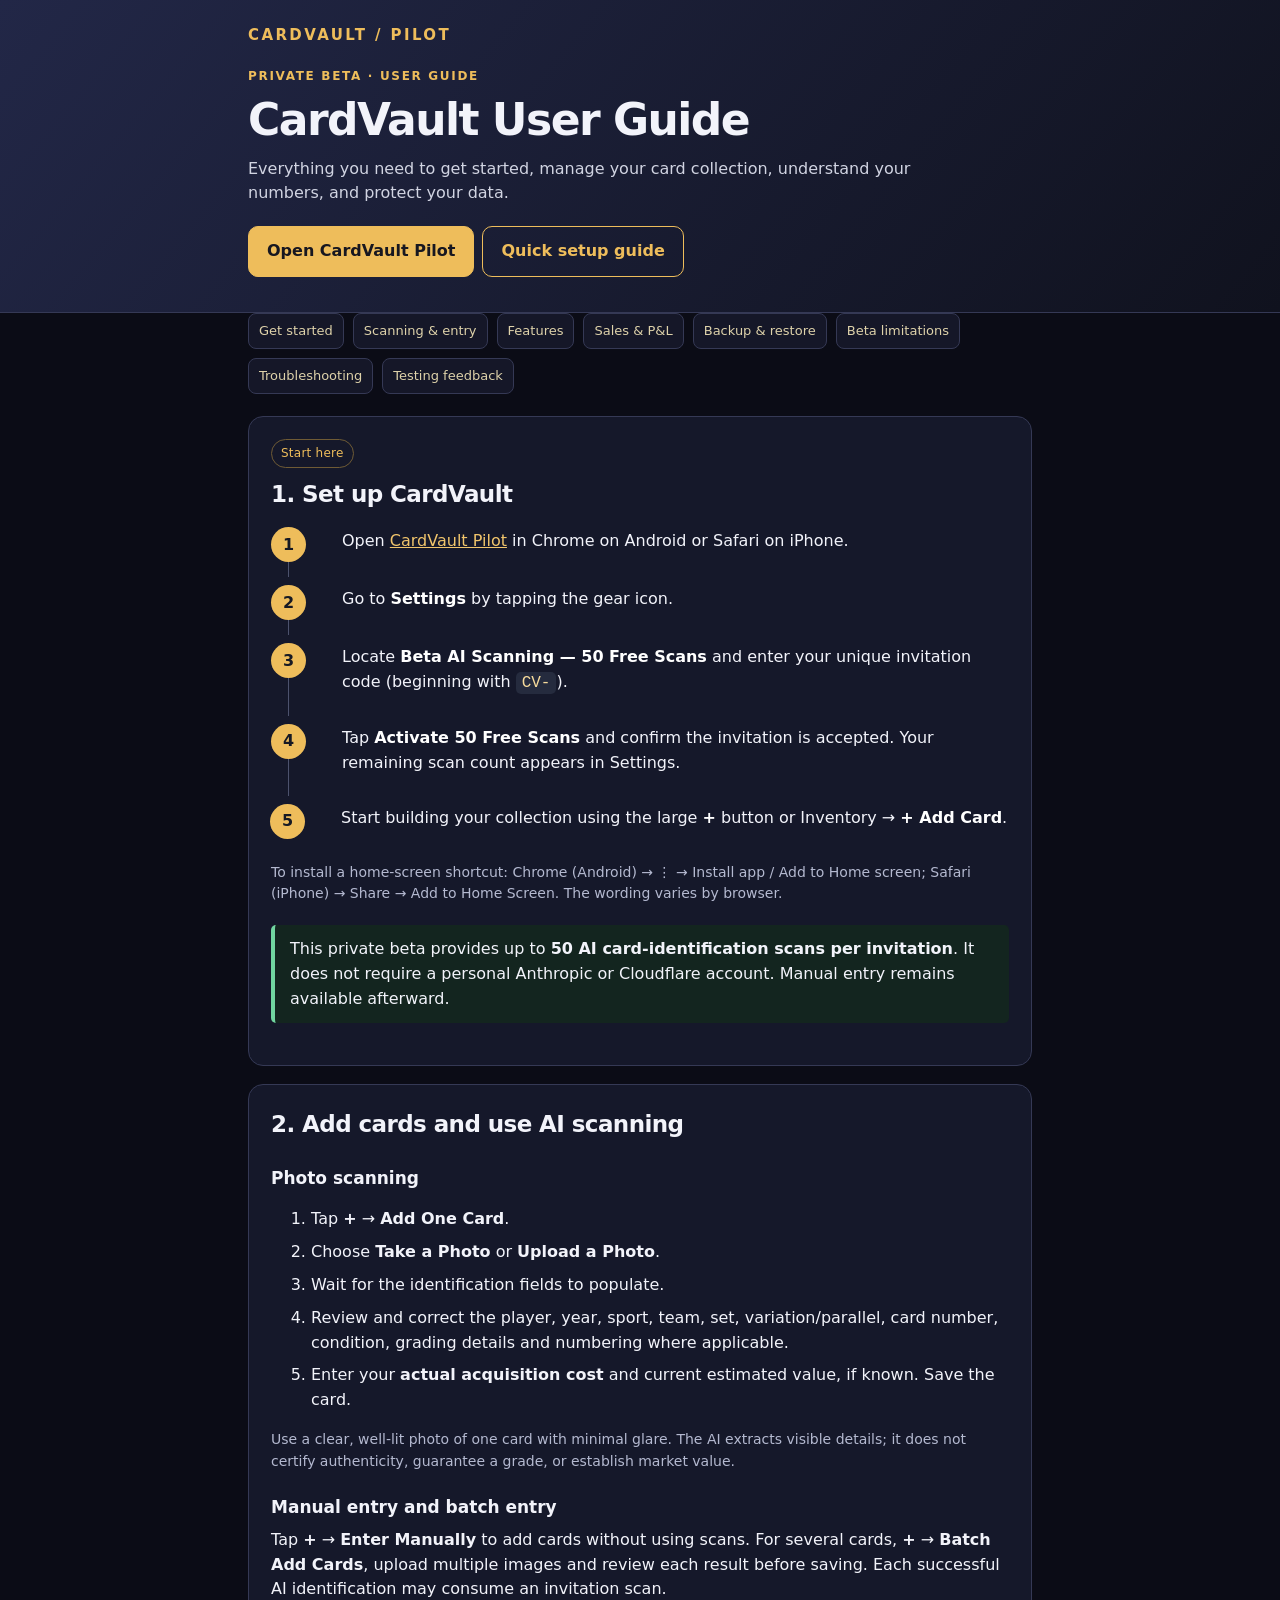
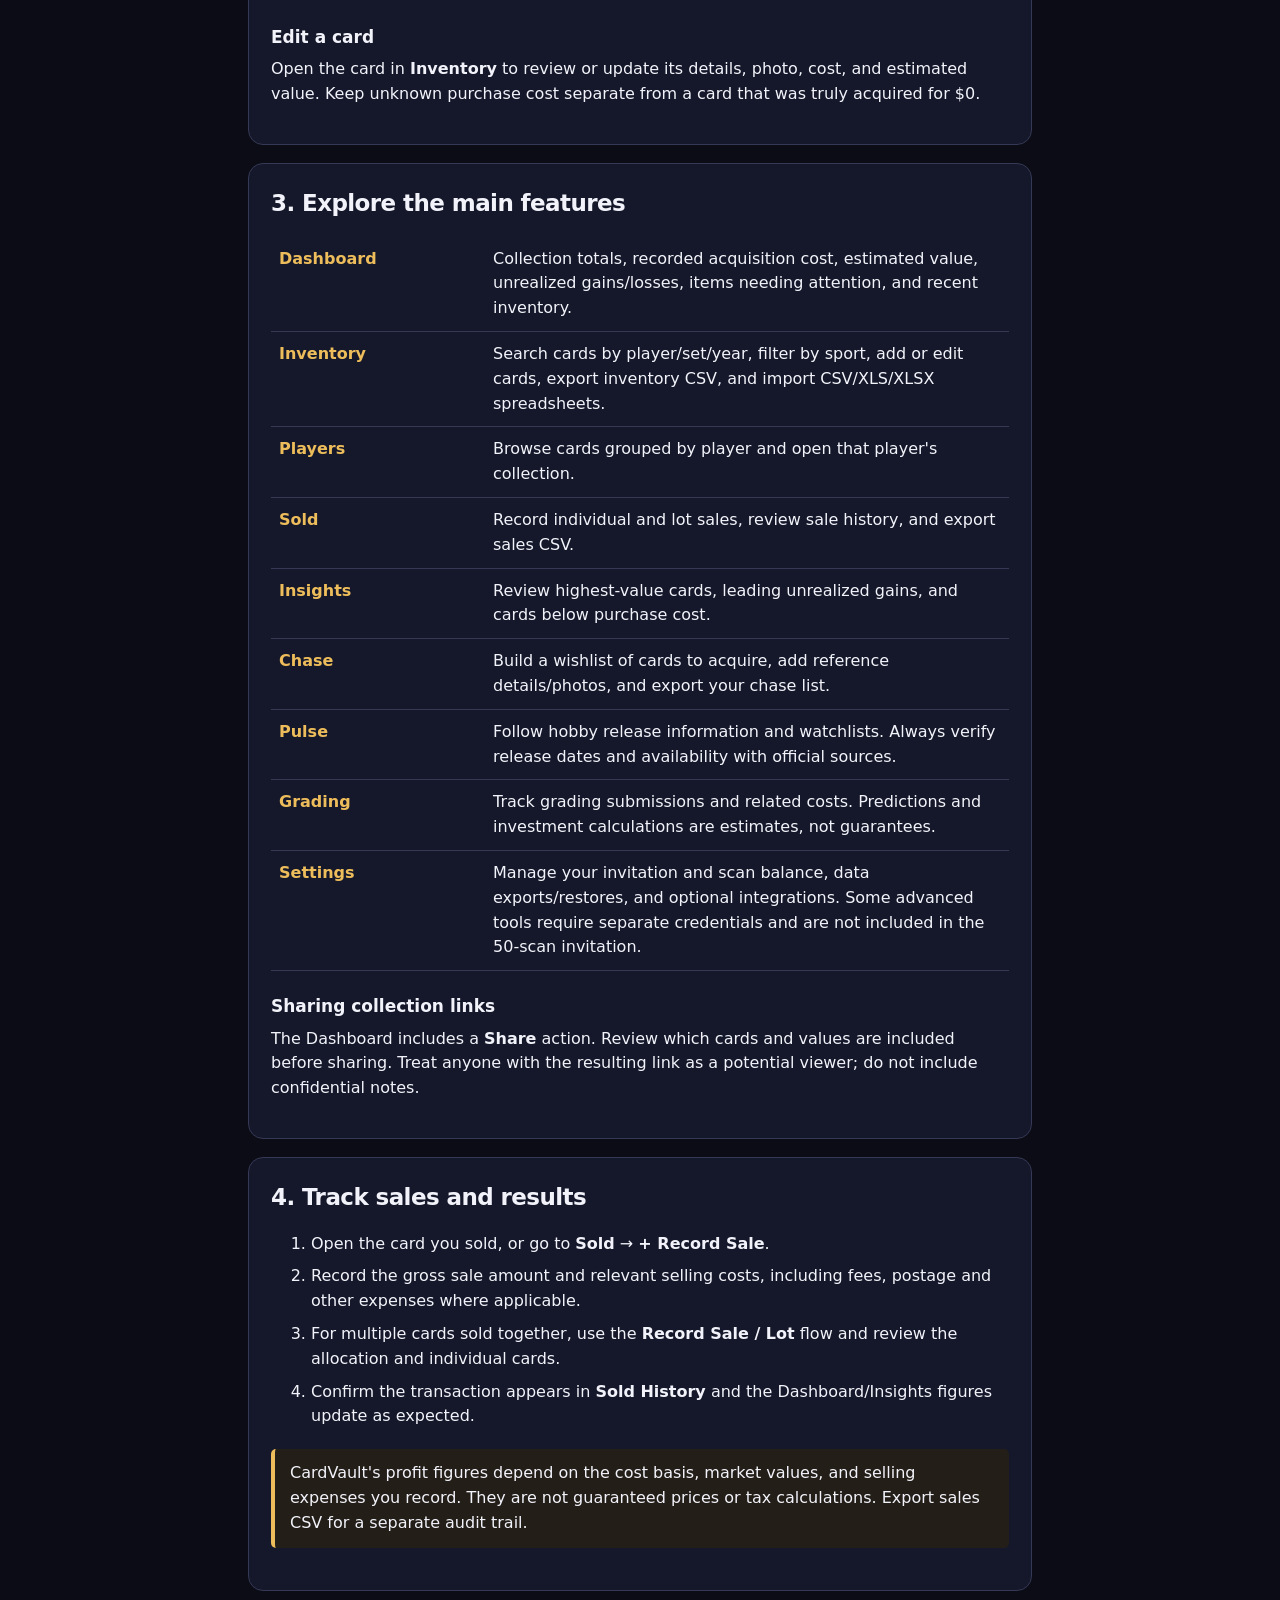
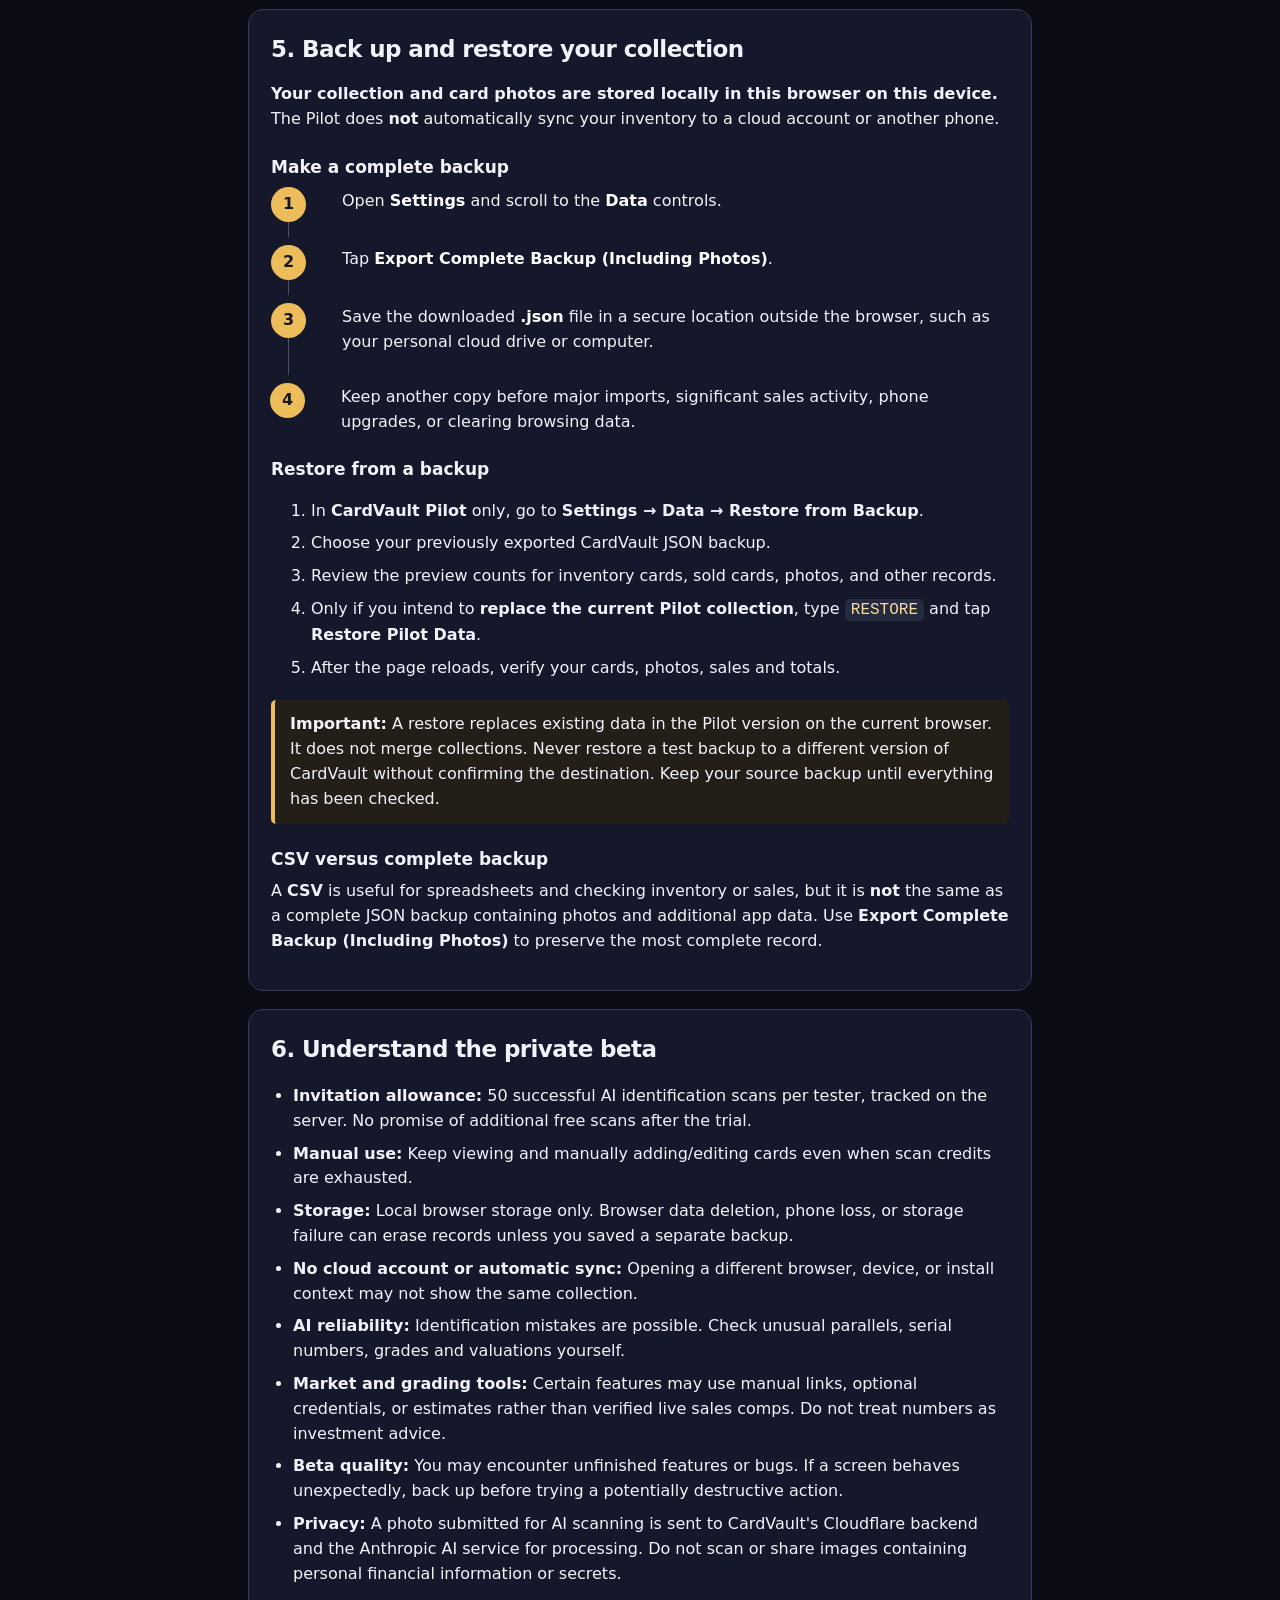
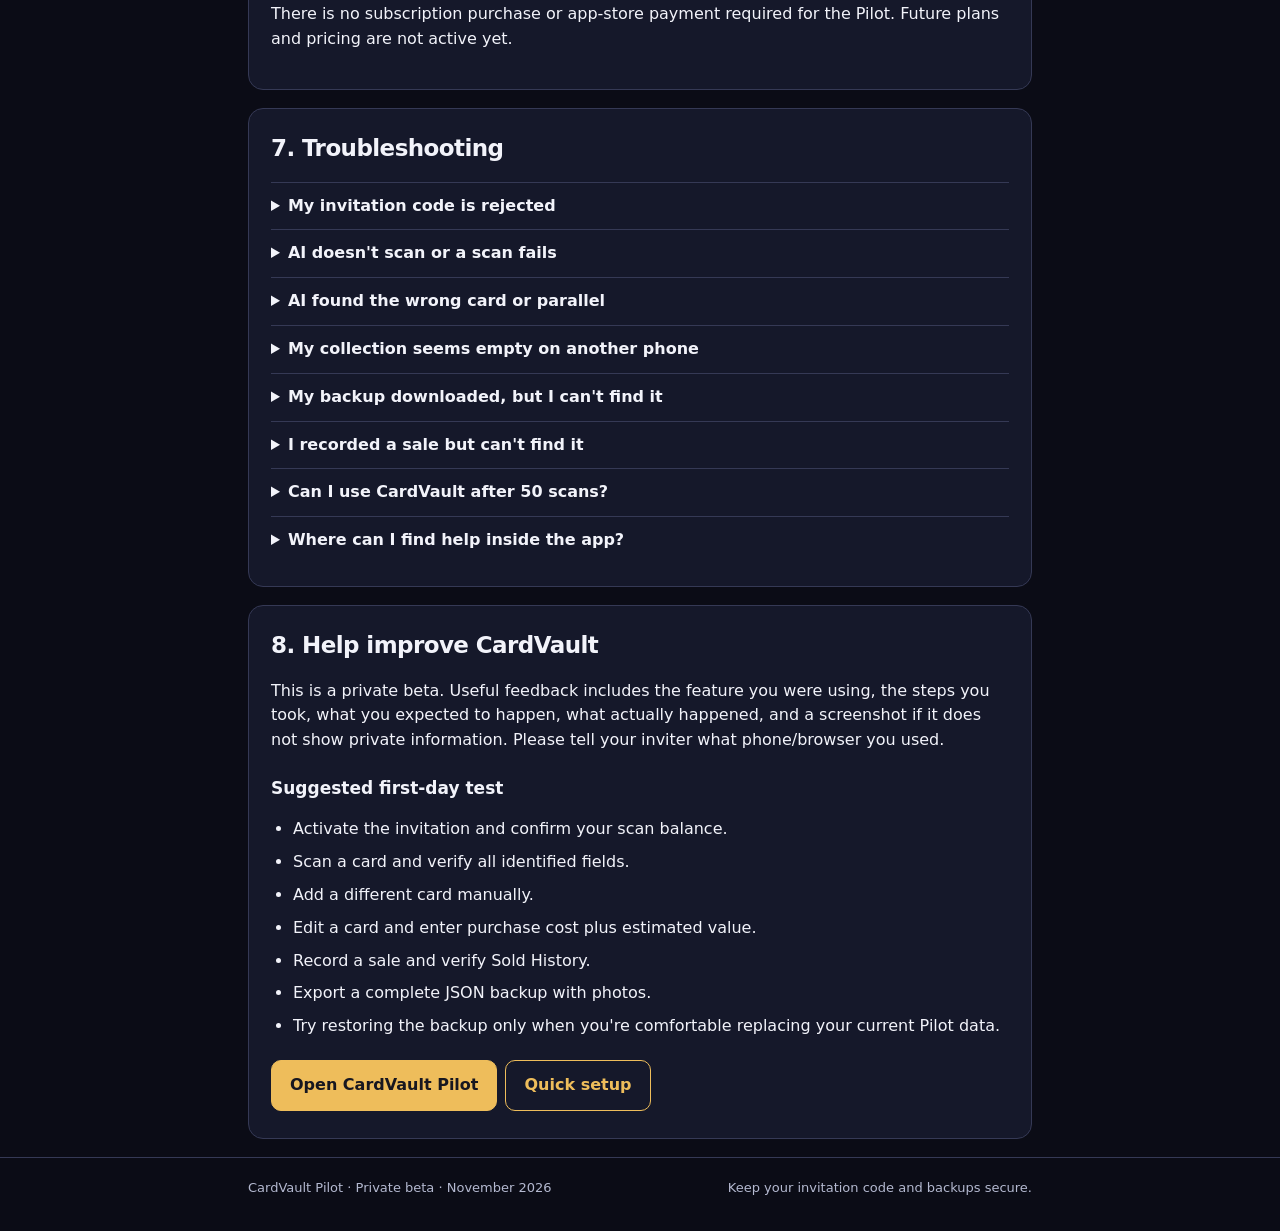
<file: pilot/guide.html>
<!doctype html>
<html lang="en"><head><meta charset="utf-8"><meta name="viewport" content="width=device-width,initial-scale=1">
<title>CardVault Pilot | Complete User Guide</title>
<meta name="description" content="How to use CardVault Pilot: inventory, AI scanning, sales, grading, exports, backups and troubleshooting.">
<link rel="stylesheet" href="guide.css?v=pilot-guide-1">
</head><body><header><div class="wrap"><div class="brand">CARDVAULT / PILOT</div><div class="eyebrow">Private beta · User guide</div><h1>CardVault User Guide</h1>
<p>Everything you need to get started, manage your card collection, understand your numbers, and protect your data.</p>
<a class="button" href="./">Open CardVault Pilot</a><a class="button alt" href="start.html">Quick setup guide</a></div></header>
<main class="wrap">
<nav class="toc" aria-label="Guide contents"><a href="#start">Get started</a><a href="#scan">Scanning &amp; entry</a><a href="#features">Features</a><a href="#sales">Sales &amp; P&amp;L</a><a href="#backup">Backup &amp; restore</a><a href="#limits">Beta limitations</a><a href="#troubleshoot">Troubleshooting</a><a href="#feedback">Testing feedback</a></nav>
<section class="card" id="start"><div class="pill">Start here</div><h2>1. Set up CardVault</h2>
<ol class="steps">
<li>Open <a href="./">CardVault Pilot</a> in Chrome on Android or Safari on iPhone.</li>
<li>Go to <strong>Settings</strong> by tapping the gear icon.</li>
<li>Locate <strong>Beta AI Scanning — 50 Free Scans</strong> and enter your unique invitation code (beginning with <code>CV-</code>).</li>
<li>Tap <strong>Activate 50 Free Scans</strong> and confirm the invitation is accepted. Your remaining scan count appears in Settings.</li>
<li>Start building your collection using the large <strong>+</strong> button or Inventory → <strong>+ Add Card</strong>.</li>
</ol>
<p class="mini">To install a home-screen shortcut: Chrome (Android) → ⋮ → Install app / Add to Home screen; Safari (iPhone) → Share → Add to Home Screen. The wording varies by browser.</p>
<div class="notice success">This private beta provides up to <strong>50 AI card-identification scans per invitation</strong>. It does not require a personal Anthropic or Cloudflare account. Manual entry remains available afterward.</div>
</section>
<section class="card" id="scan"><h2>2. Add cards and use AI scanning</h2>
<h3>Photo scanning</h3>
<ol><li>Tap <strong>+</strong> → <strong>Add One Card</strong>.</li><li>Choose <strong>Take a Photo</strong> or <strong>Upload a Photo</strong>.</li><li>Wait for the identification fields to populate.</li><li>Review and correct the player, year, sport, team, set, variation/parallel, card number, condition, grading details and numbering where applicable.</li><li>Enter your <strong>actual acquisition cost</strong> and current estimated value, if known. Save the card.</li></ol>
<p class="mini">Use a clear, well-lit photo of one card with minimal glare. The AI extracts visible details; it does not certify authenticity, guarantee a grade, or establish market value.</p>
<h3>Manual entry and batch entry</h3>
<p>Tap <strong>+</strong> → <strong>Enter Manually</strong> to add cards without using scans. For several cards, <strong>+</strong> → <strong>Batch Add Cards</strong>, upload multiple images and review each result before saving. Each successful AI identification may consume an invitation scan.</p>
<h3>Edit a card</h3><p>Open the card in <strong>Inventory</strong> to review or update its details, photo, cost, and estimated value. Keep unknown purchase cost separate from a card that was truly acquired for $0.</p>
</section>
<section class="card" id="features"><h2>3. Explore the main features</h2>
<table class="data"><tbody>
<tr><th>Dashboard</th><td>Collection totals, recorded acquisition cost, estimated value, unrealized gains/losses, items needing attention, and recent inventory.</td></tr>
<tr><th>Inventory</th><td>Search cards by player/set/year, filter by sport, add or edit cards, export inventory CSV, and import CSV/XLS/XLSX spreadsheets.</td></tr>
<tr><th>Players</th><td>Browse cards grouped by player and open that player's collection.</td></tr>
<tr><th>Sold</th><td>Record individual and lot sales, review sale history, and export sales CSV.</td></tr>
<tr><th>Insights</th><td>Review highest-value cards, leading unrealized gains, and cards below purchase cost.</td></tr>
<tr><th>Chase</th><td>Build a wishlist of cards to acquire, add reference details/photos, and export your chase list.</td></tr>
<tr><th>Pulse</th><td>Follow hobby release information and watchlists. Always verify release dates and availability with official sources.</td></tr>
<tr><th>Grading</th><td>Track grading submissions and related costs. Predictions and investment calculations are estimates, not guarantees.</td></tr>
<tr><th>Settings</th><td>Manage your invitation and scan balance, data exports/restores, and optional integrations. Some advanced tools require separate credentials and are not included in the 50-scan invitation.</td></tr>
</tbody></table>
<h3>Sharing collection links</h3>
<p>The Dashboard includes a <strong>Share</strong> action. Review which cards and values are included before sharing. Treat anyone with the resulting link as a potential viewer; do not include confidential notes.</p>
</section>
<section class="card" id="sales"><h2>4. Track sales and results</h2>
<ol><li>Open the card you sold, or go to <strong>Sold</strong> → <strong>+ Record Sale</strong>.</li><li>Record the gross sale amount and relevant selling costs, including fees, postage and other expenses where applicable.</li><li>For multiple cards sold together, use the <strong>Record Sale / Lot</strong> flow and review the allocation and individual cards.</li><li>Confirm the transaction appears in <strong>Sold History</strong> and the Dashboard/Insights figures update as expected.</li></ol>
<div class="notice">CardVault's profit figures depend on the cost basis, market values, and selling expenses you record. They are not guaranteed prices or tax calculations. Export sales CSV for a separate audit trail.</div>
</section>
<section class="card" id="backup"><h2>5. Back up and restore your collection</h2>
<p><strong>Your collection and card photos are stored locally in this browser on this device.</strong> The Pilot does <strong>not</strong> automatically sync your inventory to a cloud account or another phone.</p>
<h3>Make a complete backup</h3><ol class="steps">
<li>Open <strong>Settings</strong> and scroll to the <strong>Data</strong> controls.</li>
<li>Tap <strong>Export Complete Backup (Including Photos)</strong>.</li>
<li>Save the downloaded <strong>.json</strong> file in a secure location outside the browser, such as your personal cloud drive or computer.</li>
<li>Keep another copy before major imports, significant sales activity, phone upgrades, or clearing browsing data.</li>
</ol>
<h3>Restore from a backup</h3><ol><li>In <strong>CardVault Pilot</strong> only, go to <strong>Settings → Data → Restore from Backup</strong>.</li><li>Choose your previously exported CardVault JSON backup.</li><li>Review the preview counts for inventory cards, sold cards, photos, and other records.</li><li>Only if you intend to <strong>replace the current Pilot collection</strong>, type <code>RESTORE</code> and tap <strong>Restore Pilot Data</strong>.</li><li>After the page reloads, verify your cards, photos, sales and totals.</li></ol>
<div class="notice"><strong>Important:</strong> A restore replaces existing data in the Pilot version on the current browser. It does not merge collections. Never restore a test backup to a different version of CardVault without confirming the destination. Keep your source backup until everything has been checked.</div>
<h3>CSV versus complete backup</h3><p>A <strong>CSV</strong> is useful for spreadsheets and checking inventory or sales, but it is <strong>not</strong> the same as a complete JSON backup containing photos and additional app data. Use <strong>Export Complete Backup (Including Photos)</strong> to preserve the most complete record.</p>
</section>
<section class="card" id="limits"><h2>6. Understand the private beta</h2>
<ul>
<li><strong>Invitation allowance:</strong> 50 successful AI identification scans per tester, tracked on the server. No promise of additional free scans after the trial.</li>
<li><strong>Manual use:</strong> Keep viewing and manually adding/editing cards even when scan credits are exhausted.</li>
<li><strong>Storage:</strong> Local browser storage only. Browser data deletion, phone loss, or storage failure can erase records unless you saved a separate backup.</li>
<li><strong>No cloud account or automatic sync:</strong> Opening a different browser, device, or install context may not show the same collection.</li>
<li><strong>AI reliability:</strong> Identification mistakes are possible. Check unusual parallels, serial numbers, grades and valuations yourself.</li>
<li><strong>Market and grading tools:</strong> Certain features may use manual links, optional credentials, or estimates rather than verified live sales comps. Do not treat numbers as investment advice.</li>
<li><strong>Beta quality:</strong> You may encounter unfinished features or bugs. If a screen behaves unexpectedly, back up before trying a potentially destructive action.</li>
<li><strong>Privacy:</strong> A photo submitted for AI scanning is sent to CardVault's Cloudflare backend and the Anthropic AI service for processing. Do not scan or share images containing personal financial information or secrets.</li>
</ul>
<p>There is no subscription purchase or app-store payment required for the Pilot. Future plans and pricing are not active yet.</p>
</section>
<section class="card" id="troubleshoot"><h2>7. Troubleshooting</h2>
<details><summary>My invitation code is rejected</summary><p>Check that the code starts with <code>CV-</code> and that you copied the entire code, with no missing characters. Open Settings → Beta AI Scanning and try activating again. If the code still fails, contact the person who invited you; codes can be revoked or exhausted.</p></details>
<details><summary>AI doesn't scan or a scan fails</summary><p>Use a smaller, clear image of a single card, verify the remaining allowance in Settings and retry when online. If it continues to fail, use Enter Manually and report the message displayed. Avoid repeated retries that may use scan allowance.</p></details>
<details><summary>AI found the wrong card or parallel</summary><p>Edit the pre-filled fields before saving. Use printed card numbers, serial numbering, checklist research or other reliable references to confirm the exact variation.</p></details>
<details><summary>My collection seems empty on another phone</summary><p>This beta does not sync between devices. Use the original browser/profile or restore from a complete JSON backup saved from the original device. Do not clear the original phone's browser data.</p></details>
<details><summary>My backup downloaded, but I can't find it</summary><p>Check the browser download history and your phone's Downloads folder. Move the file to a trusted cloud drive or another secure location before changing devices.</p></details>
<details><summary>I recorded a sale but can't find it</summary><p>Open Sold History, check that the sold count and details changed, then check Insights. If the record is missing, avoid entering the same sale twice until you have checked whether it was saved. Back up your data and report the issue.</p></details>
<details><summary>Can I use CardVault after 50 scans?</summary><p>Yes. You can continue manually recording, editing and exporting your collection. The 50-scan trial applies only to the invitation-based AI identification service.</p></details>
<details><summary>Where can I find help inside the app?</summary><p>Open Settings → Help &amp; Getting Started → Open Help Center. A Help button may also appear on the Dashboard.</p></details>
</section>
<section class="card" id="feedback"><h2>8. Help improve CardVault</h2><p>This is a private beta. Useful feedback includes the feature you were using, the steps you took, what you expected to happen, what actually happened, and a screenshot if it does not show private information. Please tell your inviter what phone/browser you used.</p>
<h3>Suggested first-day test</h3>
<ul><li>Activate the invitation and confirm your scan balance.</li><li>Scan a card and verify all identified fields.</li><li>Add a different card manually.</li><li>Edit a card and enter purchase cost plus estimated value.</li><li>Record a sale and verify Sold History.</li><li>Export a complete JSON backup with photos.</li><li>Try restoring the backup only when you're comfortable replacing your current Pilot data.</li></ul>
<a class="button" href="./">Open CardVault Pilot</a><a class="button alt" href="start.html">Quick setup</a></section>
</main><footer><div class="wrap footer-row"><span>CardVault Pilot · Private beta · November 2026</span><span>Keep your invitation code and backups secure.</span></div></footer></body></html>
</file>
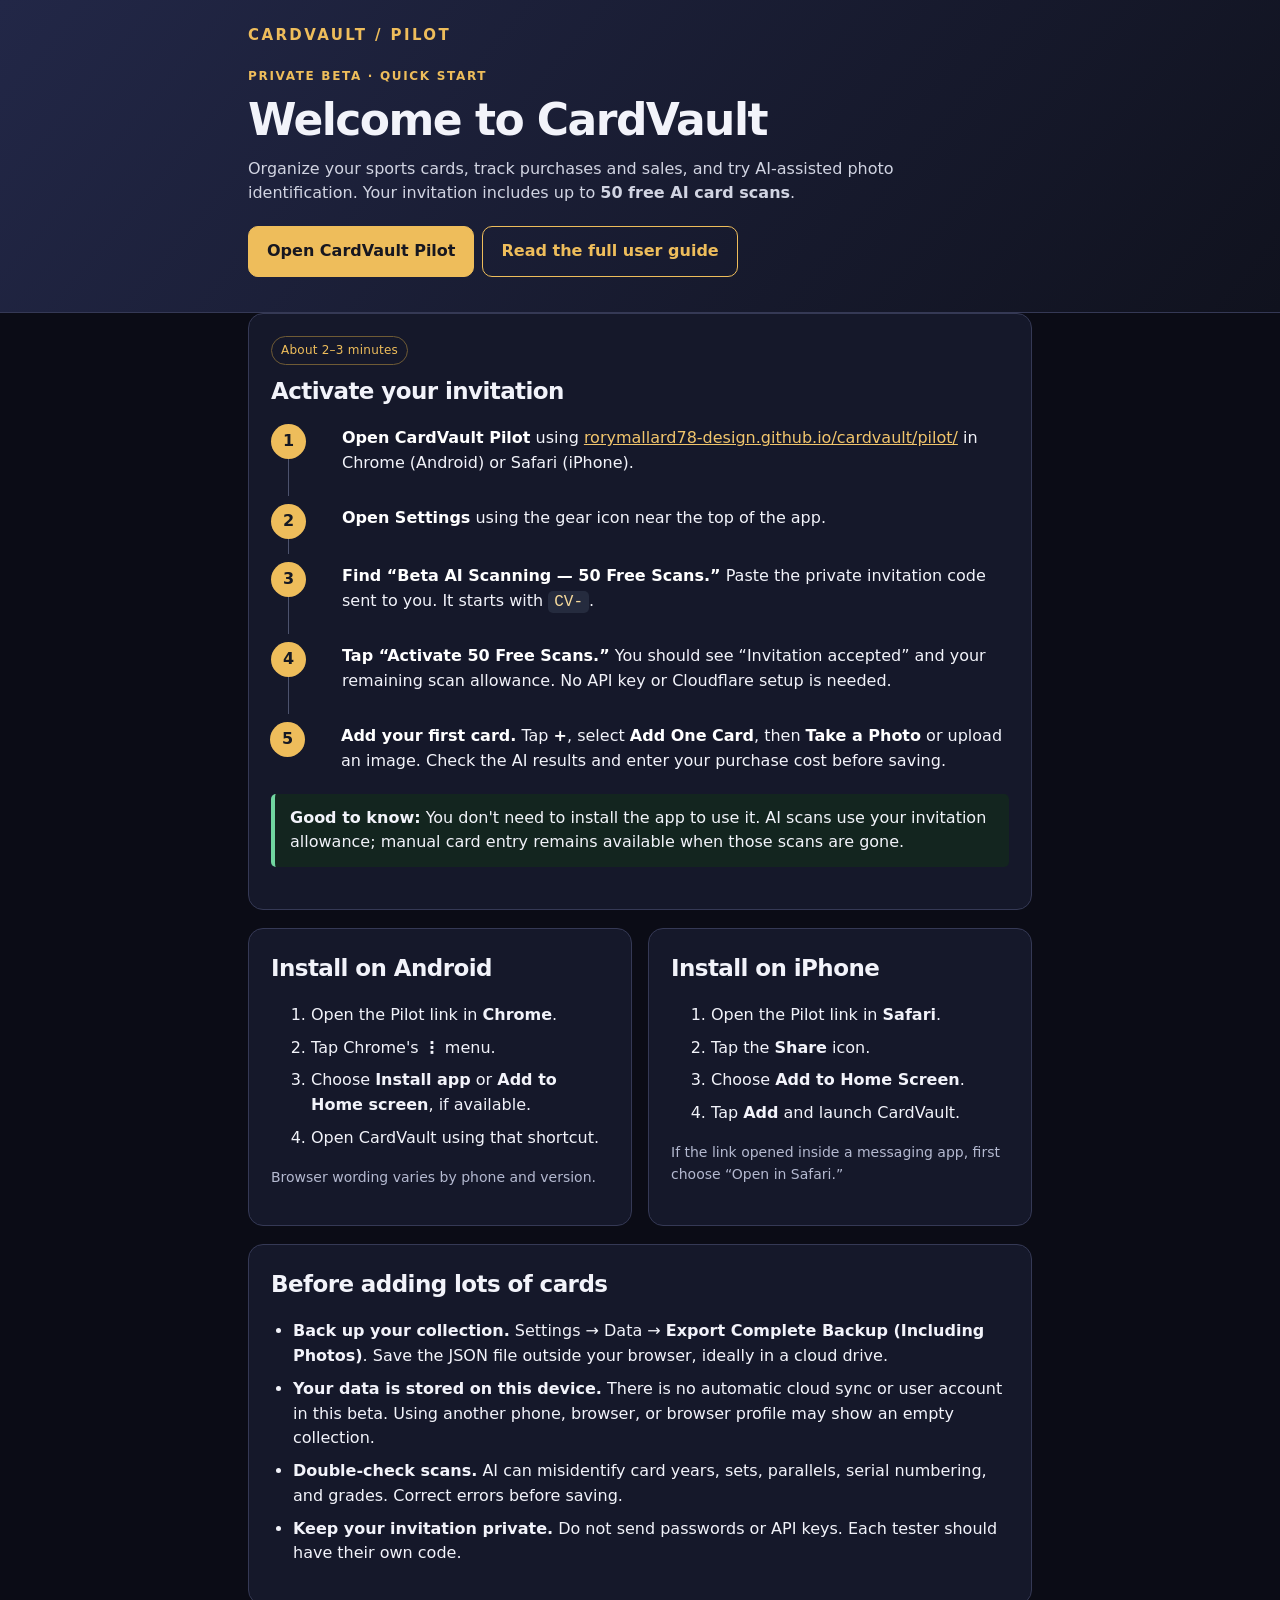
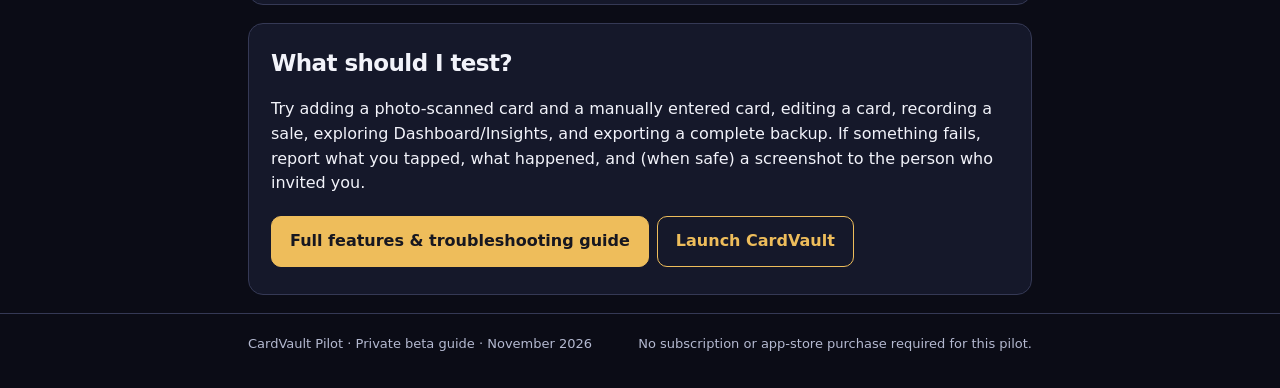
<file: pilot/start.html>
<!doctype html>
<html lang="en"><head>
<meta charset="utf-8"><meta name="viewport" content="width=device-width,initial-scale=1">
<title>CardVault Pilot | Quick Setup</title>
<meta name="description" content="Set up your CardVault Pilot invitation and get started with 50 free AI card scans.">
<link rel="stylesheet" href="guide.css?v=pilot-guide-1">
</head><body>
<header><div class="wrap"><div class="brand">CARDVAULT / PILOT</div><div class="eyebrow">Private beta · Quick start</div><h1>Welcome to CardVault</h1>
<p>Organize your sports cards, track purchases and sales, and try AI-assisted photo identification. Your invitation includes up to <strong>50 free AI card scans</strong>.</p>
<a class="button" href="./">Open CardVault Pilot</a><a class="button alt" href="guide.html">Read the full user guide</a>
</div></header>
<main class="wrap">
<section class="card" id="setup"><div class="pill">About 2–3 minutes</div><h2>Activate your invitation</h2>
<ol class="steps">
<li><strong>Open CardVault Pilot</strong> using <a href="./">rorymallard78-design.github.io/cardvault/pilot/</a> in Chrome (Android) or Safari (iPhone).</li>
<li><strong>Open Settings</strong> using the gear icon near the top of the app.</li>
<li><strong>Find “Beta AI Scanning — 50 Free Scans.”</strong> Paste the private invitation code sent to you. It starts with <code>CV-</code>.</li>
<li><strong>Tap “Activate 50 Free Scans.”</strong> You should see “Invitation accepted” and your remaining scan allowance. No API key or Cloudflare setup is needed.</li>
<li><strong>Add your first card.</strong> Tap <strong>+</strong>, select <strong>Add One Card</strong>, then <strong>Take a Photo</strong> or upload an image. Check the AI results and enter your purchase cost before saving.</li>
</ol>
<div class="notice success"><strong>Good to know:</strong> You don't need to install the app to use it. AI scans use your invitation allowance; manual card entry remains available when those scans are gone.</div>
</section>
<section class="two">
<div class="card"><h2>Install on Android</h2><ol><li>Open the Pilot link in <strong>Chrome</strong>.</li><li>Tap Chrome's <strong>⋮</strong> menu.</li><li>Choose <strong>Install app</strong> or <strong>Add to Home screen</strong>, if available.</li><li>Open CardVault using that shortcut.</li></ol><p class="mini">Browser wording varies by phone and version.</p></div>
<div class="card"><h2>Install on iPhone</h2><ol><li>Open the Pilot link in <strong>Safari</strong>.</li><li>Tap the <strong>Share</strong> icon.</li><li>Choose <strong>Add to Home Screen</strong>.</li><li>Tap <strong>Add</strong> and launch CardVault.</li></ol><p class="mini">If the link opened inside a messaging app, first choose “Open in Safari.”</p></div>
</section>
<section class="card"><h2>Before adding lots of cards</h2>
<ul>
<li><strong>Back up your collection.</strong> Settings → Data → <strong>Export Complete Backup (Including Photos)</strong>. Save the JSON file outside your browser, ideally in a cloud drive.</li>
<li><strong>Your data is stored on this device.</strong> There is no automatic cloud sync or user account in this beta. Using another phone, browser, or browser profile may show an empty collection.</li>
<li><strong>Double-check scans.</strong> AI can misidentify card years, sets, parallels, serial numbering, and grades. Correct errors before saving.</li>
<li><strong>Keep your invitation private.</strong> Do not send passwords or API keys. Each tester should have their own code.</li>
</ul>
</section>
<section class="card"><h2>What should I test?</h2>
<p>Try adding a photo-scanned card and a manually entered card, editing a card, recording a sale, exploring Dashboard/Insights, and exporting a complete backup. If something fails, report what you tapped, what happened, and (when safe) a screenshot to the person who invited you.</p>
<a class="button" href="guide.html">Full features & troubleshooting guide</a><a class="button alt" href="./">Launch CardVault</a>
</section>
</main><footer><div class="wrap footer-row"><span>CardVault Pilot · Private beta guide · November 2026</span><span>No subscription or app-store purchase required for this pilot.</span></div></footer>
</body></html>
</file>
<file: pilot/guide.css>
:root{color-scheme:dark;--bg:#0b0c16;--surface:#15182a;--surface2:#1c2138;--text:#f2f3fa;--soft:#b4b9d0;--gold:#eebd5b;--line:#353955;--green:#71d5a0;font-family:system-ui,-apple-system,BlinkMacSystemFont,"Segoe UI",sans-serif}*{box-sizing:border-box}html{scroll-behavior:smooth}body{background:var(--bg);color:var(--text);margin:0;line-height:1.55;font-size:16px}header{border-bottom:1px solid var(--line);background:linear-gradient(130deg,#222747,#10121e);padding:24px 18px 30px}.wrap{max-width:820px;margin:auto;padding:0 18px}.brand{font-weight:900;letter-spacing:.16em;font-size:15px;color:var(--gold)}.eyebrow{color:var(--gold);font-weight:750;font-size:12px;letter-spacing:.14em;text-transform:uppercase;margin-top:20px}h1{font-size:clamp(30px,6vw,44px);line-height:1.13;letter-spacing:-.035em;margin:9px 0 12px}h2{font-size:23px;letter-spacing:-.025em;margin:0 0 15px}h3{font-size:17px;margin:22px 0 7px}p{margin:0 0 15px}header p{max-width:670px;color:#d1d4e2}main{padding:26px 0 60px}.card{border:1px solid var(--line);border-radius:15px;background:var(--surface);padding:22px;margin-bottom:18px}.card.subtle{background:#111624}.two{display:grid;grid-template-columns:1fr 1fr;gap:16px}.button{display:inline-block;background:var(--gold);color:#171720;border:1px solid var(--gold);border-radius:10px;font-weight:800;padding:12px 18px;text-decoration:none;margin:5px 8px 5px 0}.button.alt{background:transparent;color:var(--gold)}.steps{counter-reset:step;list-style:none;margin:0;padding:0}.steps>li{counter-increment:step;position:relative;padding:2px 0 20px 53px;min-height:50px;border-left:1px solid #4c526d;margin-left:17px}.steps>li:last-child{border-left:0;padding-bottom:0}.steps>li:before{content:counter(step);position:absolute;left:-18px;top:0;display:flex;align-items:center;justify-content:center;background:var(--gold);color:#161923;width:35px;height:35px;border-radius:50%;font-weight:900}.steps strong{color:#fff}.mini{color:var(--soft);font-size:14px}.notice{border-left:4px solid var(--gold);background:#241e18;padding:12px 15px;border-radius:5px;margin:20px 0}.success{border-left-color:var(--green);background:#13251f}.pill{font-size:12px;letter-spacing:.02em;border:1px solid #6f5b35;color:var(--gold);border-radius:999px;padding:4px 9px;display:inline-block;margin:0 0 9px}.toc{display:flex;flex-wrap:wrap;gap:9px;margin:0 0 22px}.toc a{color:#ded2aa;text-decoration:none;border:1px solid var(--line);background:#151728;border-radius:8px;padding:7px 10px;font-size:13px}.data{width:100%;border-collapse:collapse}.data td,.data th{text-align:left;vertical-align:top;padding:10px 8px;border-bottom:1px solid var(--line)}.data th{width:29%;color:var(--gold)}ul{padding-left:22px}li{margin-bottom:8px}a{color:#f1c56c}code{background:#252b3e;color:#f7db9c;border-radius:5px;padding:2px 6px;overflow-wrap:anywhere}footer{color:var(--soft);border-top:1px solid var(--line);padding:20px 0 35px;font-size:13px}details{border-top:1px solid var(--line);padding:11px 0}summary{cursor:pointer;font-weight:700}details p{margin:10px 0 0;color:var(--soft)}.footer-row{display:flex;flex-wrap:wrap;gap:12px;justify-content:space-between}@media(max-width:600px){.two{grid-template-columns:1fr}.card{padding:17px}.wrap{padding:0 15px}.data th{width:35%}header{padding-top:18px}}@media print{:root{color-scheme:light;--bg:white;--surface:white;--surface2:white;--text:#111;--soft:#444;--gold:#856117;--line:#ccc}body{color:#111;background:#fff}header{background:#fff;color:#111}header p{color:#333}.card{break-inside:avoid}.button,.toc{display:none}.steps>li:before{background:#ddd;color:#111}footer{color:#555}.notice{background:#f8f4e9}.success{background:#f2faf6}}
</file>
